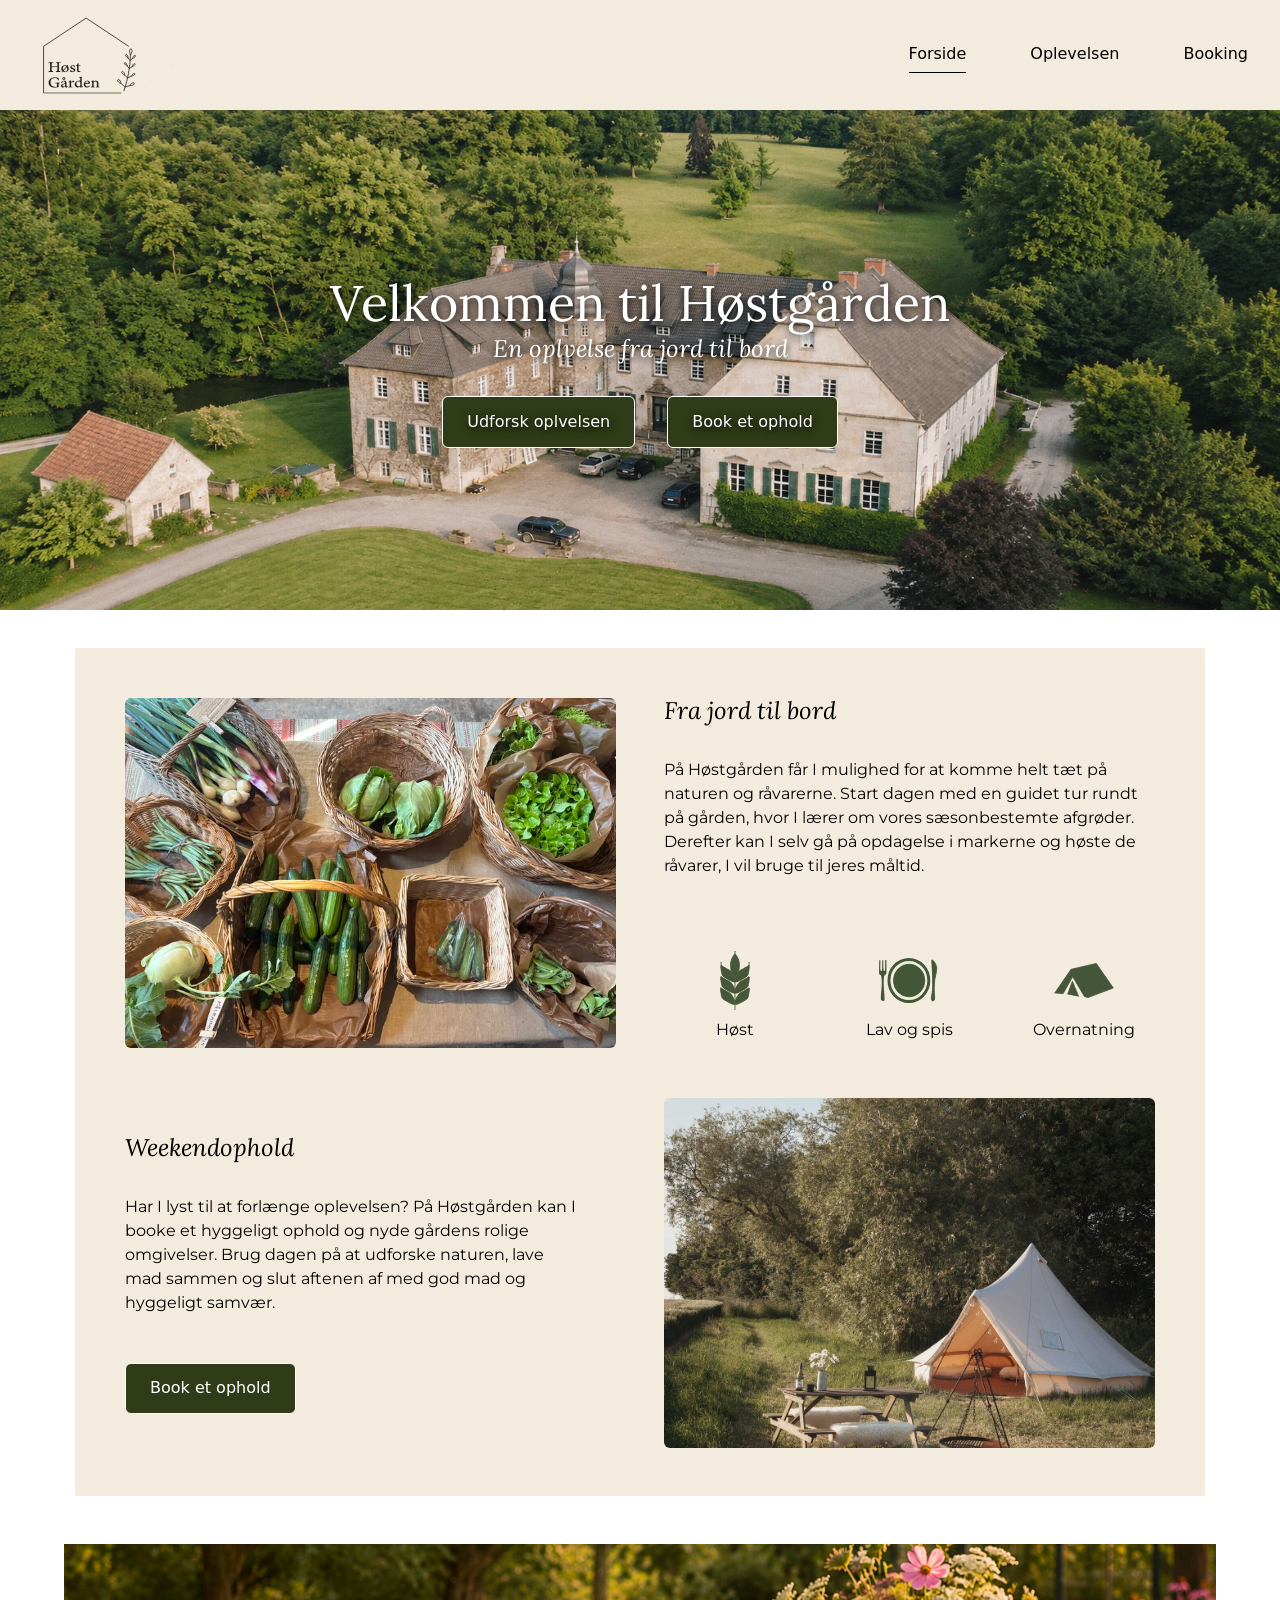
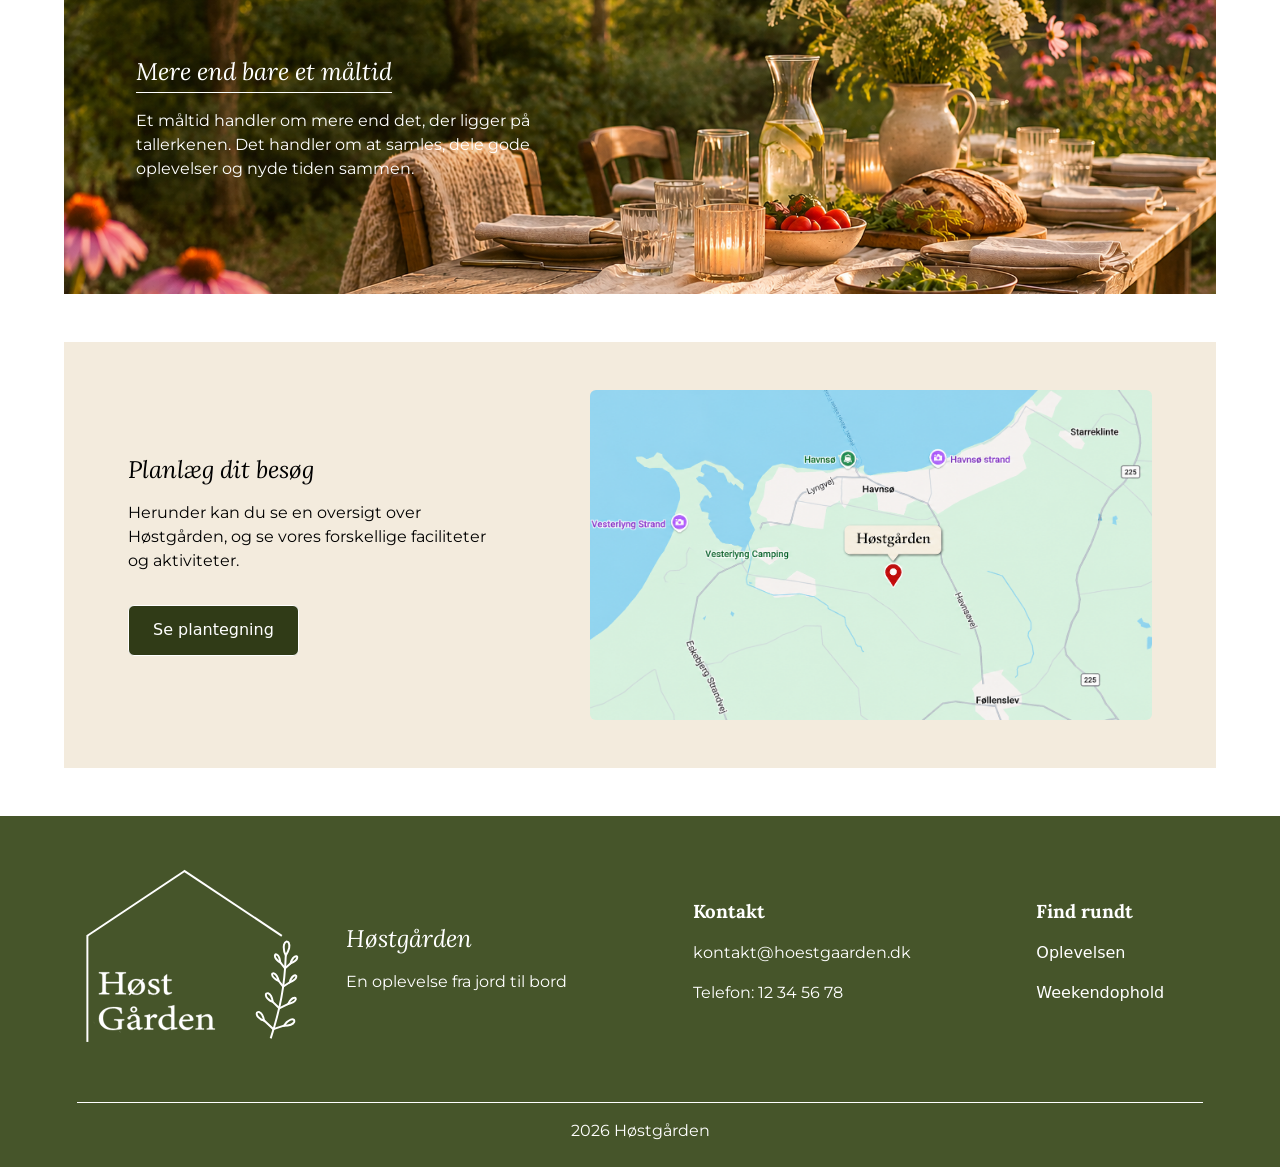
<file: index.html>
<!DOCTYPE html>
<html lang="da">

<head>
  <meta charset="UTF-8">
  <meta name="viewport" content="width=device-width, initial-scale=1.0">
  <title>Høstgården</title>
  <link
    href="https://fonts.googleapis.com/css2?family=Lora:ital,wght@0,400..700;1,400..700&family=Montserrat:ital@0;1&display=swap"
    rel="stylesheet">
  <link rel="stylesheet" href="./starter.css">
  <link rel="stylesheet" href="./style.css">
</head>

<body>
  <header class="site-header">
    <div class="header-content">

      <img src="billeder/header_logo.svg" alt="logo" class="header-logo">
      <nav class="site-nav">
        <ul class="menu">
          <li><a href="./index.html" aria-current="page">Forside</a></li>
          <li><a href="./svg.html">Oplevelsen</a></li>
          <li><a href="./form.html">Booking</a></li>
        </ul>
      </nav>
    </div>
  </header>

  <main>

    <section class="hero">
      <div class="hero-text">

        <h1>Velkommen til Høstgården</h1>
        <h2>En oplvelse fra jord til bord</h2>

        <div class="hero-buttons">
          <a href="./svg.html" class="knap">Udforsk oplvelsen</a>
          <a href="./form.html" class="knap">Book et ophold</a>

        </div>
    </section>

    <section class="sektion_2">

      <img src="billeder/jordtilbord.jpg" alt="Grøntsagskurv">

      <div class="oplevelse-tekst">
        <h2>Fra jord til bord</h2>

        <p>På Høstgården får I mulighed for at komme helt tæt
          på naturen og råvarerne. Start dagen med en guidet
          tur rundt på gården, hvor I lærer om vores
          sæsonbestemte afgrøder. Derefter kan I selv gå på
          opdagelse i markerne og høste de råvarer, I vil
          bruge til jeres måltid.
        </p>

        <div class="aktiviteter">
          <button type="button" class="aktivitet" popovertarget="pop-host">
            <img src="billeder/høst.svg" alt="Høst">
            <p>Høst</p>
          </button>

          <button type="button" class="aktivitet" popovertarget="pop-spis">
            <img src="billeder/spis.svg" alt="Lav og spis">
            <p>Lav og spis</p>
          </button>

          <button type="button" class="aktivitet" popovertarget="pop-sov">
            <img src="billeder/sov.svg" alt="Overnatning">
            <p>Overnatning</p>
          </button>
        </div>

        <div id="pop-host" popover>
          <button type="button" class="luk-popover" popovertarget="pop-host" popovertargetaction="hide">×</button>
          <h2>Høst</h2>
          <p>På Høstgården kan du selv høste friske, sæsonbestemte råvarer direkte fra marken. Oplev glæden ved at komme
            tæt på
            naturen og se, hvor maden kommer fra.</p>
          <img src="billeder/høstpop.jpg" alt="">
        </div>

        <div id="pop-spis" popover>
          <button type="button" class="luk-popover" popovertarget="pop-spis" popovertargetaction="hide">×</button>
          <h2>Lav og spis</h2>
          <p>Her kan I sammen tilberede et lækkert måltid med friske råvarer fra gården. Nyd madlavningen, fællesskabet
            og oplevelsen
            af at skabe et måltid fra bunden.</p>
          <img src="billeder/spisimg.jpg" alt="">
        </div>

        <div id="pop-sov" popover>
          <button type="button" class="luk-popover" popovertarget="pop-sov" popovertargetaction="hide">×</button>
          <h2>Overnatning</h2>
          <p>Nyd en overnatning midt i naturen, hvor I kan slappe af og komme helt ned i gear. Vågn op til frisk luft,
            smukke
            omgivelser og en hyggelig morgen på Høstgården.</p>
          <img src="billeder/sovimg.png" alt="">
        </div>
      </div>

      <div class="weekend-tekst">
        <h2></a>Weekendophold</h2>

        <p>Har I lyst til at forlænge oplevelsen? På Høstgården kan I booke et hyggeligt ophold og nyde gårdens
          rolige
          omgivelser.
          Brug dagen på at udforske naturen, lave mad sammen og slut aftenen af med god mad og hyggeligt samvær.
        </p>

        <a href="./form.html" class="knap">Book et ophold</a>
      </div>

      <img src="billeder/sovpopup.jpg" alt="Hyggeligt ophold på Høstgården">
    </section>

    <section class="måltid">
      <div class="måltid-tekst">
        <h2>Mere end bare et måltid</h2>
        <p>Et måltid handler om mere end det, der ligger på tallerkenen. Det handler om at samles, dele gode
          oplevelser og nyde tiden sammen.</p>
      </div>
    </section>

    <section class="planlæg-besøg">
      <div class="planlæg-tekst">
        <h2>Planlæg dit besøg</h2>
        <p>Herunder kan du se en oversigt over Høstgården,
          og se vores forskellige faciliteter og aktiviteter.
        </p>
        <a href="./svg.html" class="knap">Se plantegning</a>
      </div>

      <a href="https://www.google.com/maps/dir//55.7389593,11.3281828/@55.7441531,11.3322163,14z/data=!4m2!4m1!3e1?entry=ttu&g_ep=EgoyMDI2MTExNy4wIKXMDSoASAFQAw%3D%3D"
        target="_blank"><img src="billeder/maps.jpg" alt="Se Høstgården på Google Maps">
      </a>
    </section>
  </main>

  <footer class="site-footer">
    <div class="footer-content">

      <div class="footer-logo">
        <div class="footer-logo-box">
          <img src="billeder/footer-logo.svg" alt="Høstgården logo">
        </div>

        <div class="footer-brand-text">
          <h2>Høstgården</h2>
          <p>En oplevelse fra jord til bord</p>
        </div>
      </div>

      <div class="footer-kontakt">
        <h3>Kontakt</h3>
        <p>kontakt@hoestgaarden.dk</p>
        <p>Telefon: 12 34 56 78</p>
      </div>

      <div class="footer-links">
        <h3>Find rundt</h3>
        <a href="#oplevelsen">Oplevelsen</a>
        <a href="#ophold">Weekendophold</a>
      </div>

    </div>
    <div class="footer-bottom">
      <p>2026 Høstgården</p>
    </div>

  </footer>
  <script src="./script.js"></script>
</body>

</html>
</file>
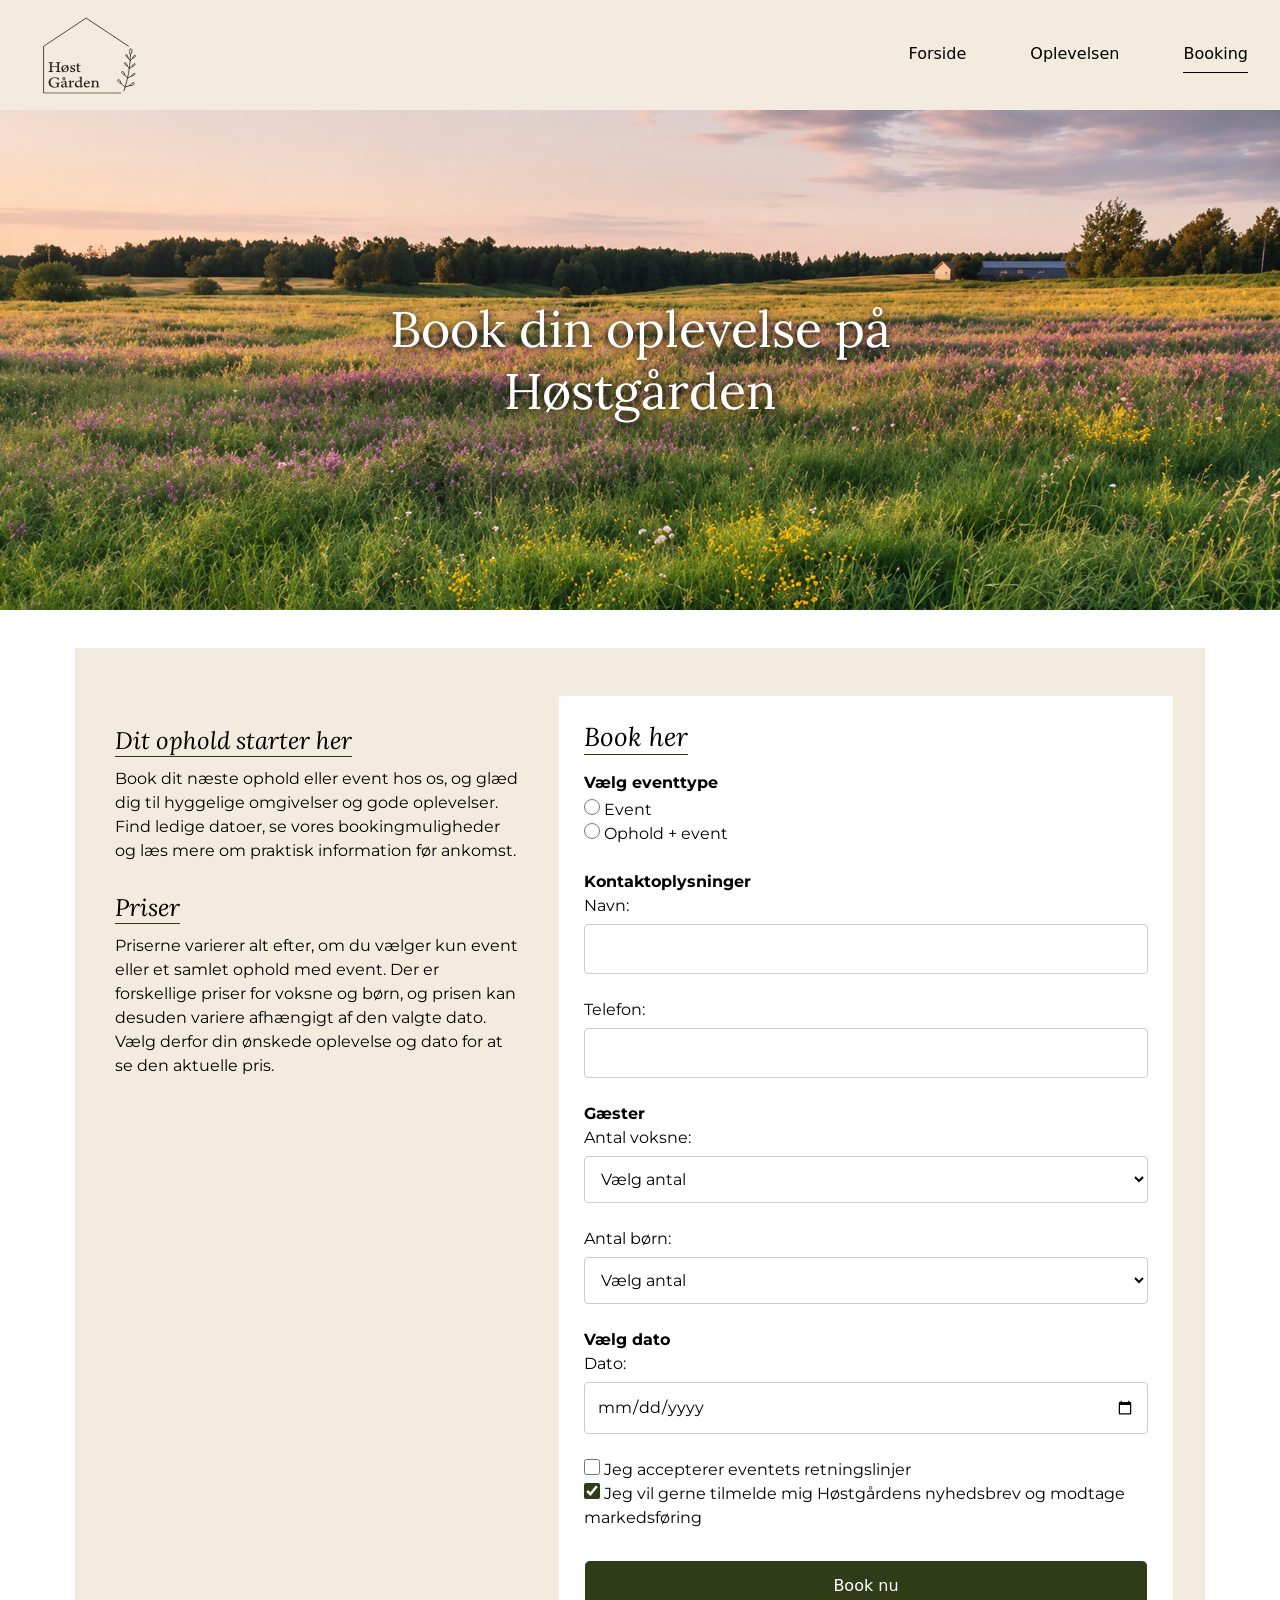
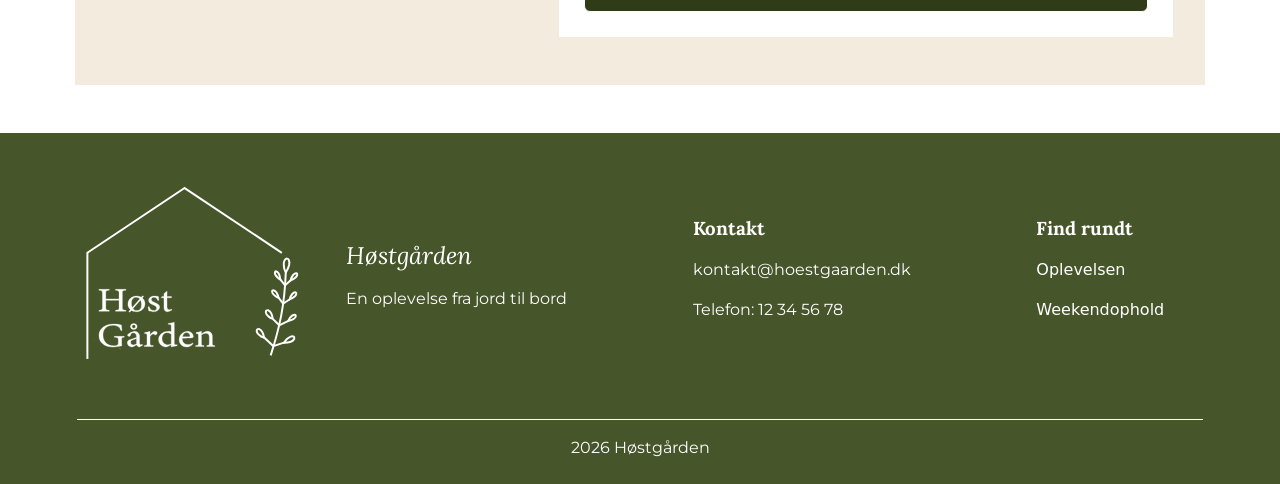
<file: form.html>
<!DOCTYPE html>
<html lang="da">

<head>
  <meta charset="UTF-8">
  <meta name="viewport" content="width=device-width, initial-scale=1.0">
  <title>Book nu</title>
  <link
    href="https://fonts.googleapis.com/css2?family=Lora:ital,wght@0,400..700;1,400..700&family=Montserrat:ital@0;1&display=swap"
    rel="stylesheet">
  <link rel="stylesheet" href="./starter.css">
  <link rel="stylesheet" href="./style.css">
</head>

<body>
  <header class="site-header">
    <div class="header-content">
      <img src="billeder/header_logo.svg" alt="logo" class="header-logo">
      <nav class="site-nav">
        <ul class="menu">
          <li><a href="./index.html">Forside</a></li>
          <li><a href="./svg.html">Oplevelsen</a></li>
          <li><a href="./" aria-current="page">Booking</a></li>
        </ul>
      </nav>
    </div>
  </header>


  <main>
    <section class="hero-forms">
      <h1>Book din oplevelse på Høstgården</h1>
    </section>

    <section class="hele-main-forms">
      <div class="tekst-paa-forms">
        <h2>Dit ophold starter her</h2>
        <p>Book dit næste ophold eller event hos os, og glæd dig til hyggelige omgivelser og gode oplevelser. Find
          ledige
          datoer, se vores bookingmuligheder og læs mere om praktisk information før ankomst.</p>
        <h2>Priser </h2>
        <p>Priserne varierer alt efter, om du vælger kun event eller et samlet ophold med event. Der er forskellige
          priser for voksne og børn, og prisen kan desuden variere afhængigt af den valgte dato.</p>
        <p> Vælg derfor din ønskede oplevelse og dato for at se den aktuelle pris.
        </p>
      </div>
      <div class="formularen">
        <h2>Book her</h2>
        <form action="./opsamling.html" method="get">
          <fieldset>
            <div class="formselement">
              <p><strong>
                  <legend>Vælg eventtype </legend>
                </strong></p>
              <label for="eventophold-1">
                <input type="radio" id="eventophold-1" name="eventophold" value="Event">
                Event
              </label>
              <label for="eventophold-2">
                <input type="radio" id="eventophold-2" name="eventophold" value="Ophold + event">
                Ophold + event
              </label>
            </div>
          </fieldset>
          <p><strong>Kontaktoplysninger</strong></p>
          <div class="formselement">
            <label for="navn">Navn:</label>
            <input type="text" id="navn" name="navn">
          </div>
          <div class="formselement">
            <label for="telefonnummer">Telefon:</label>
            <input type="tel" id="telefonnummer" name="telefonnummer">
          </div>
          <p><strong>Gæster</strong></p>
          <div class="formselement">
            <label for="antalvoksne">Antal voksne:</label>
            <select id="antalvoksne" name="antalvoksne">
              <option value="">Vælg antal</option>
              <option value="1">1</option>
              <option value="2">2</option>
              <option value="3">3</option>
              <option value="4">4</option>
              <option value="5">5</option>
              <option value="6">6</option>
            </select>
          </div>
          <div class="formselement">
            <label for="antalboern">Antal børn:</label>
            <select id="antalboern" name="antalboern">
              <option value="">Vælg antal</option>
              <option value="0">0</option>
              <option value="1">1</option>
              <option value="2">2</option>
              <option value="3">3</option>
              <option value="4">4</option>
              <option value="5">5</option>
              <option value="6">6</option>
            </select>
          </div>
          <p><strong>Vælg dato</strong></p>
          <div class="formselement">
            <label for="dato">Dato:</label>
            <input type="date" id="dato" name="dato">
          </div>
          <label for="retningslinjer">
            <input type="checkbox" id="retningslinjer" name="retningslinjer" value="accepteret">
            Jeg accepterer eventets retningslinjer
          </label>
          <label for="reklame">
            <input type="checkbox" id="reklame" name="reklame" value="reklameja" checked>
            Jeg vil gerne tilmelde mig Høstgårdens nyhedsbrev og modtage markedsføring
          </label>
          <div class="book-forms">
            <button class="knap" type="submit">Book nu</button>
          </div>
        </form>
      </div>
    </section>
  </main>

  <footer class="site-footer">
    <div class="footer-content">

      <div class="footer-logo">
        <div class="footer-logo-box">
          <img src="billeder/footer-logo.svg" alt="Høstgården logo">
        </div>

        <div class="footer-brand-text">
          <h2>Høstgården</h2>
          <p>En oplevelse fra jord til bord</p>
        </div>
      </div>

      <div class="footer-kontakt">
        <h3>Kontakt</h3>
        <p>kontakt@hoestgaarden.dk</p>
        <p>Telefon: 12 34 56 78</p>
      </div>

      <div class="footer-links">
        <h3>Find rundt</h3>
        <a href="./svg.html">Oplevelsen</a>
        <a href="./index.html">Weekendophold</a>
      </div>

    </div>
    <div class="footer-bottom">
      <p>2026 Høstgården</p>
    </div>

  </footer>
  <script src="./script.js"></script>
</body>

</html>
</file>
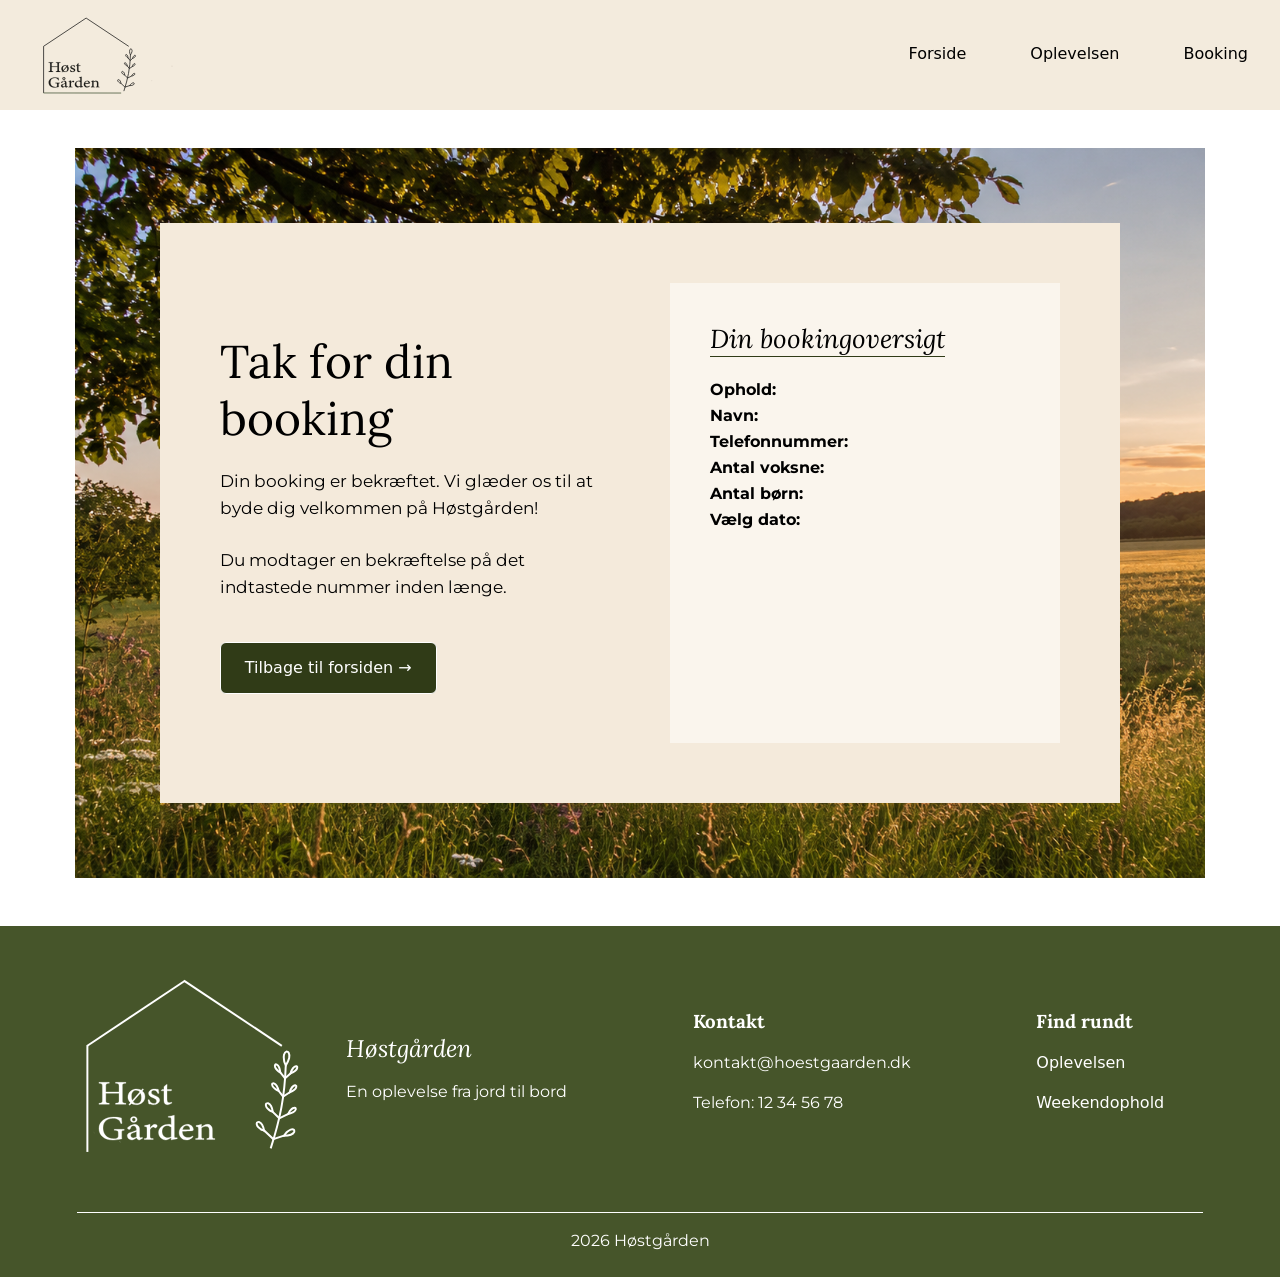
<file: opsamling.html>
<!DOCTYPE html>
<html lang="da">

<head>
  <meta charset="UTF-8">
  <meta name="viewport" content="width=device-width, initial-scale=1.0">
  <title>Høstgården</title>
  <link
    href="https://fonts.googleapis.com/css2?family=Lora:ital,wght@0,400..700;1,400..700&family=Montserrat:ital@0;1&display=swap"
    rel="stylesheet">
  <link rel="stylesheet" href="./starter.css">
  <link rel="stylesheet" href="./style.css">
</head>

<!-- HEADER OG NAVIGATION -->

<body>
  <header class="site-header">
    <div class="header-content">

      <!-- LOGO -->
      <img src="billeder/header_logo.svg" alt="logo" class="header-logo">

      <!-- MENU -->
      <nav class="site-nav">
        <ul class="menu">
          <li><a href="./index.html">Forside</a></li>
          <li><a href="./svg.html">Oplevelsen</a></li>
          <li><a href="./form.html">Booking</a></li>
        </ul>
      </nav>
    </div>
  </header>

  <main>

    <section class="booking">
      <!-- BEKRÆFTELSESKORT -->
      <div class="bekræftelses-kort">

        <!-- VENSTRE SIDE - BOOKINGBEKRÆFTELSE -->

        <section class="data">
          <div class="opsamling-intro">
            <h1>Tak for din booking</h1>
            <p> Din booking er bekræftet. Vi glæder os til at byde dig velkommen på Høstgården!</p>

            <p>
              Du modtager en bekræftelse på det indtastede nummer
              inden længe.
            </p>

            <!-- TILBAGE-KNAP -->
            <a class="knap" href="./index.html">
              Tilbage til forsiden →
            </a>
          </div>

          <!-- HØJRE SIDE - BOOKINGOVERSIGT -->
          <div class="booking-oversigt">

            <h2>Din bookingoversigt</h2>

            <p> <strong>Ophold:</strong></p>
            <p><span id="eventophold"></span></p>

            <p><strong>Navn:</strong></p>
            <p><span id="navn"></span></p>

            <p><strong>Telefonnummer:</strong></p>
            <p><span id="telefonnummer"></span></p>

            <p><strong>Antal voksne:</strong></p>
            <p><span id="antalvoksne"></span></p>

            <p><strong>Antal børn:</strong></p>
            <p><span id="antalboern"></span></p>

            <p><strong>Vælg dato:</strong></p>
            <p><span id="dato"></span></p>

          </div>

        </section>
      </div>

    </section>

  </main>

  <footer class="site-footer">
    <div class="footer-content">



      <!-- FOOTER LOGO OG BRANDTEKST -->
      <div class="footer-logo">
        <div class="footer-logo-box">
          <img src="billeder/footer-logo.svg" alt="Høstgården logo">
        </div>

        <div class="footer-brand-text">
          <h2>Høstgården</h2>
          <p>En oplevelse fra jord til bord</p>
        </div>
      </div>



      <!-- KONTAKTOPLYSNINGER -->
      <div class="footer-kontakt">
        <h3>Kontakt</h3>
        <p>kontakt@hoestgaarden.dk</p>
        <p>Telefon: 12 34 56 78</p>
      </div>



      <!-- FOOTER LINKS -->
      <div class="footer-links">
        <h3>Find rundt</h3>
        <a href="#oplevelsen">Oplevelsen</a>
        <a href="#ophold">Weekendophold</a>
      </div>

    </div>



    <!-- FOOTER BUND -->
    <div class="footer-bottom">
      <p>2026 Høstgården</p>
    </div>

  </footer>


  <!-- JAVASCRIPT -->
  <script src="./script.js"></script>
</body>

</html>
</file>
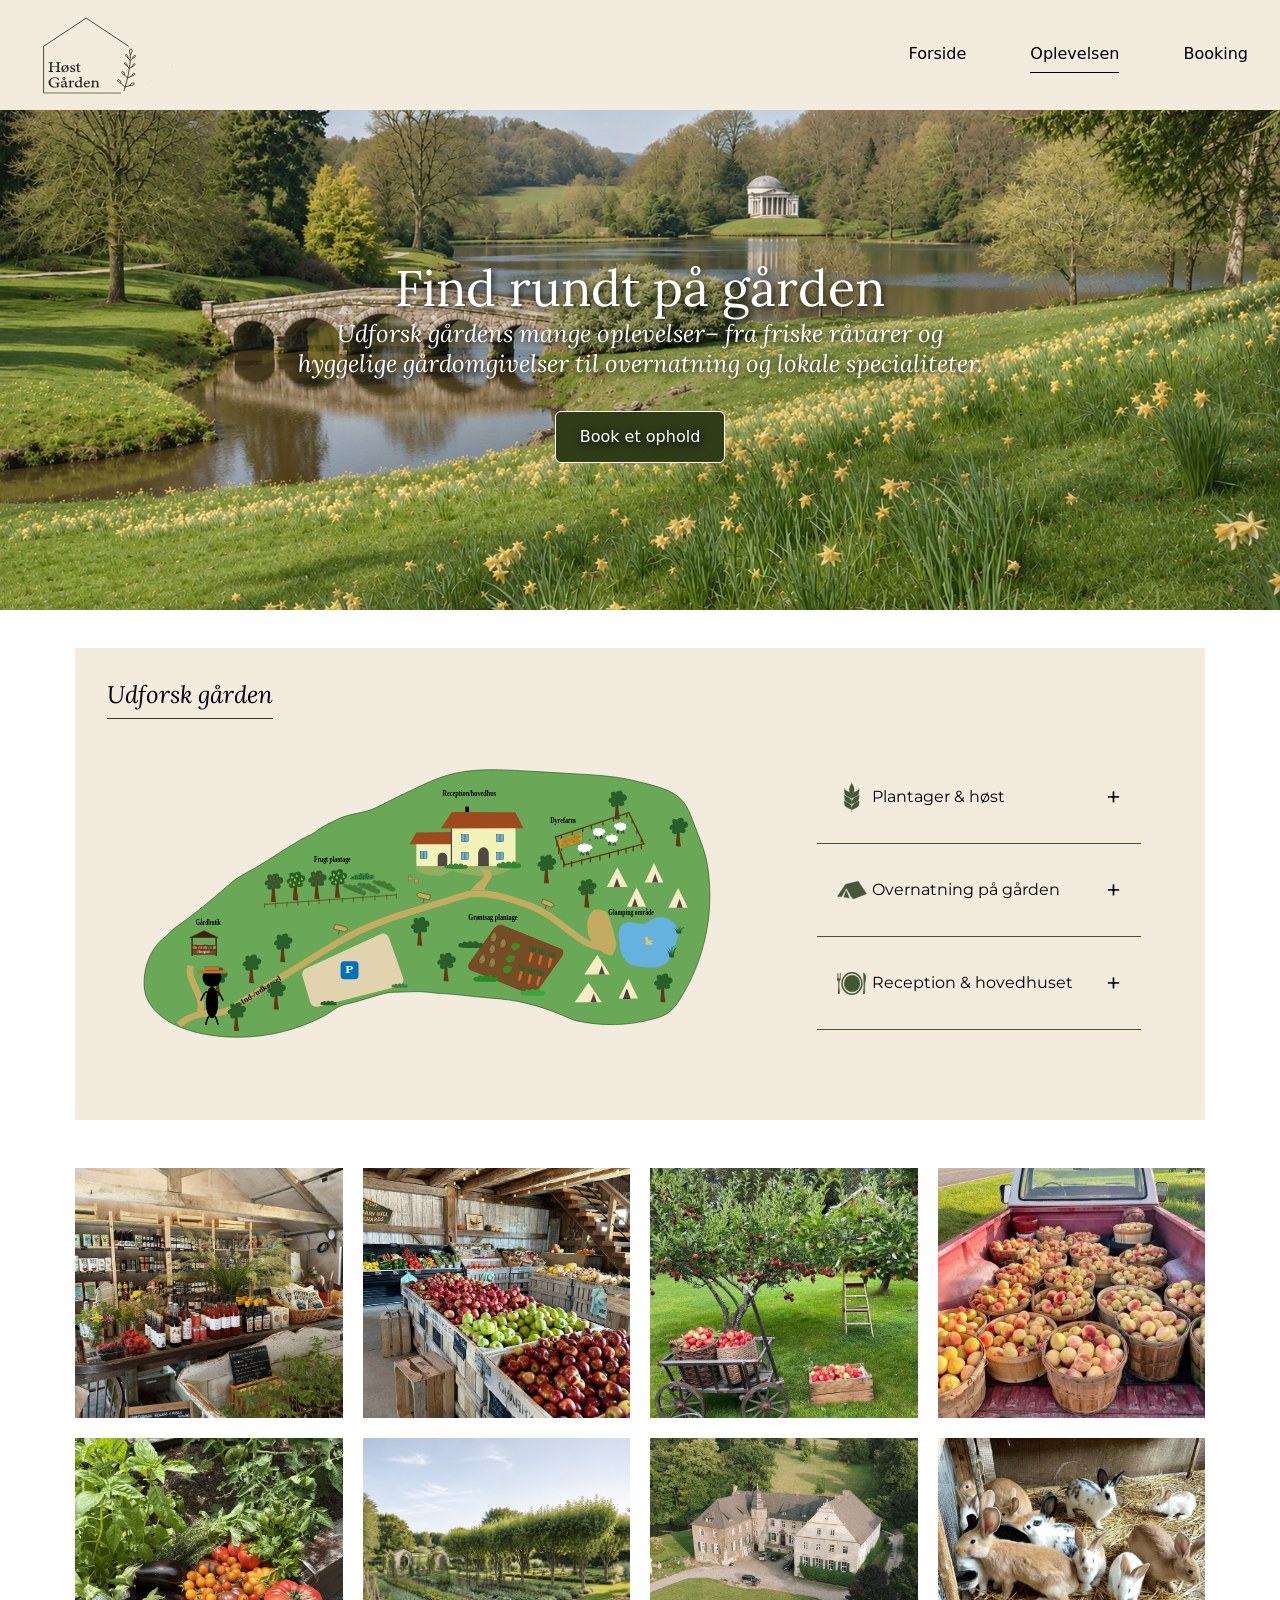
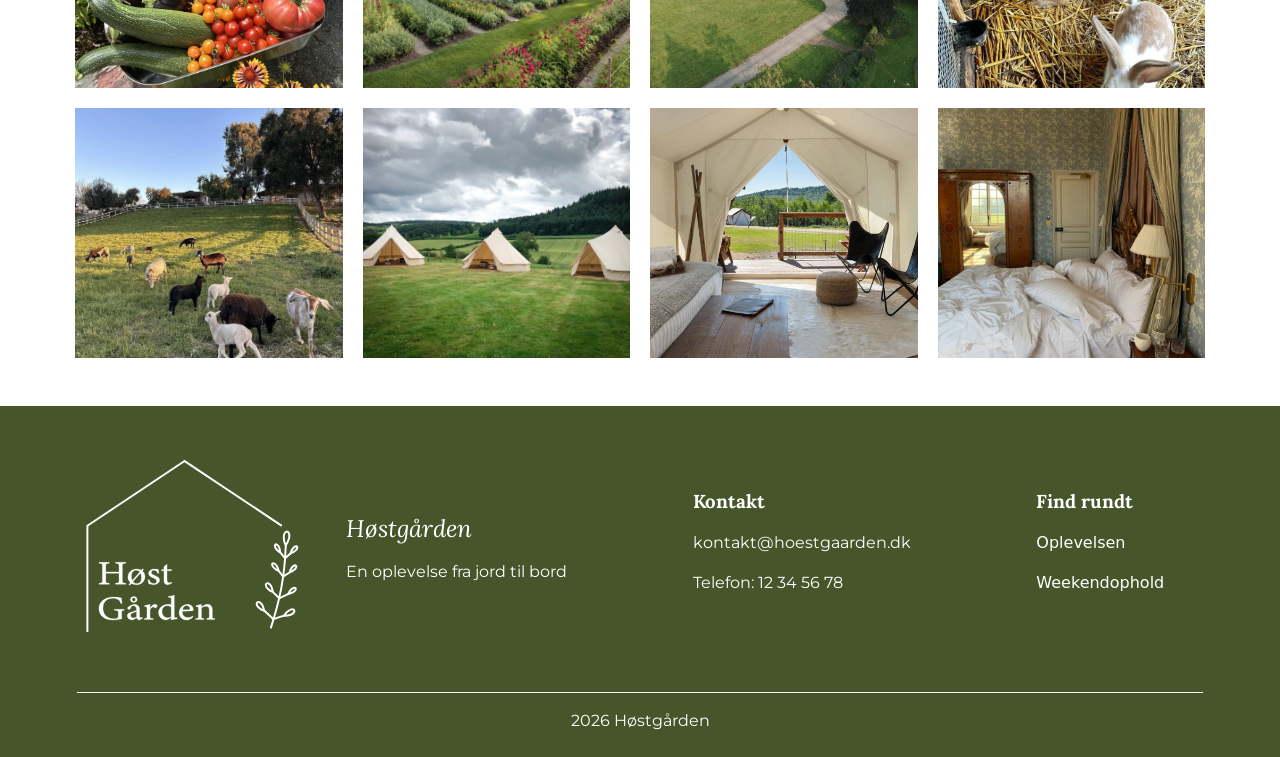
<file: svg.html>
<!doctype html>
<html lang="en">

<head>
  <meta charset="UTF-8">
  <meta name="viewport" content="width=device-width, initial-scale=1.0">
  <title>Find rundt </title>
  <link
    href="https://fonts.googleapis.com/css2?family=Lora:ital,wght@0,400..700;1,400..700&family=Montserrat:ital@0;1&display=swap"
    rel="stylesheet">
  <link rel="stylesheet" href="./starter.css">
  <link rel="stylesheet" href="./style.css">
</head>

<body>
  <header class="site-header">
    <div class="header-content">

      <img src="billeder/header_logo.svg" alt="logo" class="header-logo">
      <nav class="site-nav">
        <ul class="menu">
          <li><a href="./index.html">Forside</a></li>
          <li><a href="./" aria-current="page">Oplevelsen</a></li>
          <li><a href="./form.html">Booking</a></li>
        </ul>
      </nav>
    </div>
  </header>
  <main>
    <section class="svg-hero">
      <div class="herotekst-svg">
        <h1>Find rundt på gården</h1>
        <h2>Udforsk gårdens mange oplevelser– fra friske råvarer og hyggelige gårdomgivelser til overnatning og lokale
          specialiteter.</h2>
        <div class="hero-buttons">
          <a href="./form.html" class="knap">Book et ophold</a>
        </div>
      </div>
    </section>


    <section class="sektion_svg2">
      <h2>Udforsk gården</h2>
      <div class="kort">
        <img src="billeder/kort.svg" alt="svg af høstgarden" />
        <img class="kort-figur" src="billeder/figur.svg" alt="figur">
      </div>

      <div class="interaktiv">

        <details name="overskrifter" data-x="40" data-y="45">
          <summary>
            <img class="dropdown-ikon" src="billeder/høst.svg" alt="">
            Plantager & høst
          </summary>
          <div class="dropdown-indhold">
            <p>Udforsk vores plantager hvor du kan gå på opdagelse land sæsonens frugter og grøntsager, samt høste
              friske råvarer.</p>
          </div>
        </details>

        <details name="overskrifter" data-x="90" data-y="50">
          <summary>
            <img class="dropdown-ikon" src="billeder/sov.svg" alt="">
            Overnatning på gården
          </summary>
          <div class="dropdown-indhold">
            <p>Forlæng oplevelsen med en hyggelig overnatning på et af vores værelser eller glampingområdet. Vågn op til
              rolige omgivelser og
              nyd en lækker morgenmad med lokale råvarer.</p>
          </div>
        </details>

        <details name="overskrifter" data-x="59" data-y="34">
          <summary>
            <img class="dropdown-ikon" src="billeder/spis.svg" alt="">
            Reception & hovedhuset
          </summary>
          <div class="dropdown-indhold">
            <p>I hovedhuset finder du receptionen, hvor du kan få hjælp og information. Her samles vi også i køkkenet
              for at tilberede aftenens måltider sammen. Det er også i hovedhuset, at værelserne ligger, hvis du ikke
              har booket glamping.</p>
          </div>
        </details>

      </div>
    </section>

    <section class="sektion_svg3">
      <div class="galleribilleder">
        <img src="billeder/galleri1.jpg" alt="">
        <img src="billeder/galleri2.jpg" alt="">
        <img src="billeder/galleri3.jpg" alt="">
        <img src="billeder/galleri4.jpg" alt="">
        <img src="billeder/galleri5.jpg" alt="">
        <img src="billeder/galleri6.png" alt="">
        <img src="billeder/galleri7.jpg" alt="">
        <img src="billeder/galleri8.jpg" alt="">
        <img src="billeder/galleri9.jpg" alt="">
        <img src="billeder/galleri10.jpg" alt="">
        <img src="billeder/galleri11.jpg" alt="">
        <img src="billeder/galleri12.jpg" alt="">
      </div>

    </section>
  </main>

  <footer class="site-footer">
    <div class="footer-content">

      <div class="footer-logo">
        <div class="footer-logo-box">
          <img src="billeder/footer-logo.svg" alt="Høstgården logo">
        </div>

        <div class="footer-brand-text">
          <h2>Høstgården</h2>
          <p>En oplevelse fra jord til bord</p>
        </div>
      </div>

      <div class="footer-kontakt">
        <h3>Kontakt</h3>
        <p>kontakt@hoestgaarden.dk</p>
        <p>Telefon: 12 34 56 78</p>
      </div>

      <div class="footer-links">
        <h3>Find rundt</h3>
        <a href="#oplevelsen">Oplevelsen</a>
        <a href="#ophold">Weekendophold</a>
      </div>

    </div>
    <div class="footer-bottom">
      <p>2026 Høstgården</p>
    </div>

  </footer>
  <script src="./script.js"></script>
</body>

</html>
</file>
<file: starter.css>
*,
::before,
::after {
  box-sizing: border-box;
  margin: 0;
  padding: 0;
}

html {
  interpolate-size: allow-keywords;
  font-family: system-ui, sans-serif;
  line-height: 1.5;
  -webkit-font-smoothing: antialiased;
}

h1,
h2 {
  line-height: 1.25;
}

p,
li {
  text-wrap: pretty;
}

img,
svg {
  display: block;
  width: 100%;
  height: auto;
}

label {
  display: block;
}

input,
button,
textarea,
select {
  font: inherit;
  color: inherit;
  background-color: transparent;
  font-size: max(1em, 16px);
  padding: 0;
  margin: 0;
}

input:where([type="checkbox"], [type="radio"]) {
  width: 1em;
  height: 1em;
}

textarea {
  resize: none;
  min-height: 4lh;
}

legend {
  padding: 0;
}

select,
::picker(select) {
  appearance: base-select;
}

[popover] {
  margin: revert;
}

dialog {
  overscroll-behavior: none;
}

&::backdrop {
  overflow: hidden;
  overscroll-behavior: contain;
}

.visually-hidden {
  position: absolute;
  width: 1px;
  height: 1px;
  overflow: hidden;
  white-space: nowrap;
  clip-path: inset(100%);
}
</file>
<file: style.css>
/* TYPOGRAFI */
.lora {
  font-family: "Lora", serif;
  font-optical-sizing: auto;
  font-weight: 400;
  font-style: normal;
}

.mont-typo {
  font-family: "Montserrat", sans-serif;
  font-optical-sizing: auto;
  font-weight: 400;
  font-style: normal;
}

p,
label,
select,
.formselement {
  font-family: "Montserrat", sans-serif;
}

h1,
h2,
h3 {
  font-family: "Lora", serif;
}
h2 {
  font-style: italic;
  font-weight: normal;
}

h1 {
  font-size: 50px;
  font-weight: normal;
}
/* VARIABLER */
html {
  /* Høstgårdens farver */
  --color-beige: #f3ebdd;
  --color-darkgreen: #303b17;
  --color-hovergreen: #46552a;

  /* Afstande */
  --space-05: 0.5rem;
  --space-1: 1rem;
  --space-2: 2rem;
  --space-3: 3rem;

  background: var(--color-page);
  color: var(--color-text);
}

/* GLOBAL LAYOUT */
body {
  margin: 0;
  min-height: 100svh;
  display: grid;
  grid-template-rows: auto 1fr auto;
  grid-template-columns: minmax(1rem, 1fr) minmax(0, 75rem) minmax(1rem, 1fr);
}

main {
  display: grid;
  grid-template-columns: inherit;
  grid-column: 1 / -1;
  align-content: start;
}

main > * {
  grid-column: 2;
  padding-block: var(--space-3);
}
main > section {
  grid-column: 1 / -1;
}

/* HERO-SEKTION */
.hero {
  background-image: url(billeder/herobilledeforsøg.png);
  background-size: cover;
  background-position: center;
  min-height: 500px;
  grid-column: 1 / -1;
  display: grid;
  place-items: center;
  margin-bottom: 3%;
  position: relative;
}

.hero-text {
  color: white;
  max-width: 750px;
  width: 100%;
  display: grid;
  text-align: center;

  background: rgba(0, 0, 0, 0.05);
  padding: 1.5rem;
  border-radius: 8px;
  text-shadow: 0.5px 2px 8px black;
}

.hero-buttons {
  display: flex;
  justify-content: center;
  gap: 2rem;
  margin-top: 1rem;
}

.hero-buttons a:hover {
  background-color: #46552a;
}

/* SEKTION 2: FRA JORD TIL BORD, WEEKEND OPHOLD INKL. BILLEDER */
.sektion_2 {
  display: grid;
  grid-template-columns: 1fr 1fr;
  align-items: center;
  gap: 3rem;
  text-align: left;
  margin-left: 75px;
  margin-right: 75px;
  padding-left: 50px;
  padding-right: 50px;
  background-color: var(--color-beige);
}

.sektion_2 img {
  width: 100%;
  height: 350px;
  object-fit: cover;
  border-radius: 6px;
}

.oplevelse-tekst,
.weekend-tekst {
  display: grid;
  gap: 2rem;
  justify-items: start;
  align-content: center;
}

/* "AKTIVITETER" / POP-OVERS */

.aktiviteter {
  display: grid;
  grid-template-columns: repeat(3, 1fr);
  justify-items: center;
  align-items: center;
  gap: 2rem;
  width: 100%;
  margin-top: 2rem;
}

.aktivitet {
  display: flex;
  flex-direction: column;
  align-items: center;
  justify-content: center;
  gap: 0.5rem;
  border: none;
  background: transparent;
  padding: 0.5rem;
  cursor: pointer;
  font: inherit;
  color: inherit;
  width: 100%;

  transition: transform 0.2s ease;
}

.aktivitet:hover {
  border-bottom-color: var(--color-hovergreen);
  border-bottom: solid 1px;
  width: fit-content;
  transform: translateY(-3px);
}

.aktivitet img {
  width: 60px;
  height: 60px;
  object-fit: contain;
  display: block;
}

[popover] {
  margin: auto;
  padding: 2rem;
  background-color: white;
  border: solid 2px var(--color-hovergreen);
  border-radius: 6px;
  color: black;
  width: 400px;
  height: fit-content;
  box-shadow: 0 4px 20px #0003;

  animation: popover-ind 0.3s ease-out;
}

/* FORSIDE - ANIMATION NÅR POPOVER ÅBNES */
@keyframes popover-ind {
  from {
    opacity: 0;
    transform: translateY(15px);
  }

  to {
    opacity: 1;
    transform: translateY(0);
  }
}

.luk-popover {
  position: absolute;
  top: 0rem;
  right: 1rem;
  background: transparent;
  border: none;
  color: black;
  font-size: 2rem;
  cursor: pointer;
}

[popover] img {
  display: block;
  width: 100%;
  height: 200px;
  object-fit: cover;
  margin-top: 2rem;
}

[popover] h2 {
  margin-bottom: 1rem;
}

/* PLACERING AF POPOVERSNE */
button[popovertarget="pop-host"] {
  anchor-name: --host;
}

#pop-host {
  position: fixed;
  position-anchor: --host;
  position-area: top;
}

button[popovertarget="pop-spis"] {
  anchor-name: --spis;
}

#pop-spis {
  position: fixed;
  position-anchor: --spis;
  position-area: top;
}

button[popovertarget="pop-sov"] {
  anchor-name: --sov;
}

#pop-sov {
  position: fixed;
  position-anchor: --sov;
  position-area: top;
}

/* SEKTION 3*/
/* SEKTION 3: MERE END BARE ET MÅLTID */
.måltid {
  background-image: url("billeder/langbord.png");
  background-size: cover;
  background-position: center;
  min-height: 350px;
  width: 90%;
  margin: 3rem auto;
  display: flex;
  align-items: center;
  justify-content: flex-start;
  color: white;
}

.måltid h2 {
  max-width: 500px;
}

.måltid-tekst {
  text-align: left;
  max-width: 500px;
  margin-left: 3rem;
  background: rgba(0, 0, 0, 0.05);
  padding: 1.5rem;
  border-radius: 8px;
}

.måltid-tekst h2 {
  border-bottom: 1px solid white;
  width: fit-content;
  margin-bottom: 1rem;
  padding-bottom: 0.3rem;
}

/* SEKTION 4: PLANLÆG DIT BESØG INKL. MAPS  */

.planlæg-besøg {
  display: grid;
  grid-template-columns: 1fr 1.5fr;
  gap: 5.5rem;
  align-items: center;
  padding: 3rem 5%;
  background-color: var(--color-beige);
  min-width: 0;
  box-sizing: border-box;
  margin-bottom: 3rem;
  margin-left: 5%;
  margin-right: 5%;
}

.planlæg-besøg img {
  width: 100%;
  height: 330px;
  object-fit: cover;
  border-radius: 6px;
}

.planlæg-tekst {
  display: grid;
  gap: 1rem;
  justify-items: start;
  text-align: left;
  align-content: center;
}

/* SVG-SIDE */

/* SVG - Generelt sidelayout */
.svg-page {
  display: grid;
}

/* SVG - Sektion 1: Hero */
.svg-hero {
  background-image: url(billeder/herosvg.png);
  background-size: cover;
  background-position: center;
  min-height: 500px;
  grid-column: 1 / -1;
  display: grid;
  place-items: center;
  margin-bottom: 3%;
  position: relative;
}

/* SVG - Sektion 1: Hero tekst */
.herotekst-svg {
  color: white;
  width: 100%;
  max-width: 750px;
  display: grid;
  text-align: center;

  background: rgba(0, 0, 0, 0.05);
  padding: 1.5rem;
  border-radius: 8px;
  text-shadow: 0.5px 2px 8px black;
}

/* SVG - Generelt layout */
.svg-layout {
  display: grid;
  gap: var(--space-2);
  align-items: start;
  @media (width > 800px) {
    grid-template-columns: 1fr min(40%, 36ch);
  }
}

/* SVG - Sektion 2: Layout og baggrund */
.sektion_svg2 {
  display: grid;
  grid-template-columns: 1.5fr 1fr;
  align-items: start;
  column-gap: 6rem;
  text-align: left;

  margin-left: 75px;
  margin-right: 75px;

  padding: 2rem;

  background-color: var(--color-beige);
}

/* SVG - Sektion 2: Overskrift "Udforsk gården" */
.sektion_svg2 > h2 {
  grid-column: 1 / -1;
  margin-bottom: 0;
  width: fit-content;
  padding-bottom: 0.5rem;
  border-bottom: 1px solid var(--color-darkgreen);
}

/* SVG - Sektion 2: Gårdkortets placering */
.kort {
  position: relative;
}

/* SVG - Sektion 2: Gårdkortets størrelse */
.kort img:not(.kort-figur) {
  width: 110%;
  max-width: 850px;
  height: auto;
  display: block;
}

/* SVG - Sektion 2: Figurens størrelse, startposition og bevægelse */
.kort-figur {
  position: absolute;
  width: 150px;
  height: auto;
  left: 18%;
  top: 75%;
  transform: translate(-50%, -50%);
  z-index: 10;
  transition:
    left 1s ease,
    top 1s ease;
}

/* SVG - Dropdown-menuernes placering */
.interaktiv {
  width: 100%;
  max-width: 850px;
  justify-self: center;
  background-color: var(--color-beige);
  padding: 2rem;
  box-sizing: border-box;
}

/* SVG - Dropdown-ikoner */
.interaktiv .dropdown-ikon {
  width: 30px;
  height: 30px;
  object-fit: contain;
}

/* SVG - Dropdown-menuernes udseende */
.interaktiv details {
  border-bottom: 1px solid var(--color-hovergreen);
  padding: 20px;
  margin-bottom: 0px;
  line-height: 2;
  position: relative;
}

/* SVG - Dropdown-overskrifter */
.interaktiv summary {
  font-family: "Montserrat", sans-serif;
  font-size: 16px;
  cursor: pointer;
  list-style: none;
  display: grid;
  grid-template-columns: 35px 1fr auto;
  align-items: center;
}

/* SVG - Plus-ikon */
.interaktiv summary::after {
  content: "+";
  font-size: 26px;
}

/* SVG - Minus-ikon ved åben dropdown */
.interaktiv details[open] summary::after {
  content: "−";
}

/* SVG - Hover-effekt på dropdown */
.interaktiv details:hover {
  background-color: #e8dfcf;
  transition: background-color 0.3s ease;
}

/* SVG - Sektion 3: Galleriets placering */
.sektion_svg3 {
  margin-left: 75px;
  margin-right: 75px;
}

/* SVG - Sektion 3: Galleriets layout */
.galleribilleder {
  display: grid;
  grid-template-columns: 1fr 1fr 1fr 1fr;
  gap: 20px;
}

/* SVG - Sektion 3: Billedernes størrelse */
.galleribilleder img {
  width: 100%;
  height: 250px;
  object-fit: cover;
  transition: transform 0.3s ease;
}

.galleribilleder img:hover {
  transform: translateY(-6px);
}

/* FORM-SIDE */
/*FORMS - hero*/
.hero-forms {
  background-image: url(billeder/eng.png);
  background-size: cover;
  background-position: center;
  min-height: 500px;
  grid-column: 1 / -1;
  display: grid;
  place-items: center;
  margin-bottom: 3%;
  position: relative;
}

.hero-forms h1 {
  color: white;
  max-width: 750px;
  width: 100%;
  text-align: center;
  background: rgba(0, 0, 0, 0.05);
  padding: 1.5rem;
  border-radius: 8px;
  text-shadow: 0.5px 2px 8px black;
}

/*FORMS - MAIN PÅ FORMS*/
.hele-main-forms {
  display: grid;
  grid-template-columns: 1.5fr 2fr;
  margin-left: 75px;
  margin-right: 75px;
  background-color: var(--color-beige);
  margin-bottom: 3rem;
}
/*FORMS - formularen*/
.formularen {
  padding: 25px;
  background-color: white;
  width: 95%;
}
fieldset {
  border: none;
}

/*FORMS - formularen -> margin på tekst og felter under "book her"*/
.formularen h2 {
  font-size: 26px;
  margin-bottom: 1rem;
  border-bottom: 1px solid var(--color-darkgreen);
  width: fit-content;
}

.formularen h3,
.formularen legend {
  margin-bottom: 0.2rem;
}

.formselement {
  margin-bottom: 1.5rem;
}
/*FORMS - knappen "book nu"*/
.book-forms button {
  margin-top: 30px;
  width: 100%;
}

/*FORMS - teksten på formular main delen - venstre side*/
.tekst-paa-forms {
  padding-left: 40px;
  padding-right: 40px;
  text-align: left;
}
.tekst-paa-forms h2 {
  margin-bottom: 10px;
  margin-top: 30px;
  border-bottom: 1px solid var(--color-darkgreen);
  width: fit-content;
}
.tekst-paa-forms h3 {
  margin-top: 50px;
}

/*FORMS - radio og checkbox*/
input[type="checkbox"],
input[type="radio"] {
  accent-color: var(--color-darkgreen);
}

input:not([type="radio"]):not([type="checkbox"]),
select {
  width: 100%;
  padding: 12px;
  border: 1px solid #ccc;
  border-radius: 4px;
  box-sizing: border-box;
  margin-top: 6px;
}

/* OPSAMLING-SIDE */

/* OPSAMLING-SIDE - HELE SEKTION, INKL. BILLEDE BAGVED OG ALT INDHOLD*/
.booking {
  background-image: url(billeder/baggrundsbillede.png);
  background-size: cover;
  background-position: center;
  min-height: 730px;
  height: auto;
  padding: 40px 0;
  display: grid;
  place-items: center;
  position: relative;
  box-sizing: border-box;
  margin-bottom: 3rem;
  margin-left: 75px;
  margin-right: 75px;
  margin-top: 3%;
}

/* OPSAMLING - DEN STORE CREMEFARVEDE BOKS */
.bekræftelses-kort {
  width: 85%;
  max-width: 1400px;
  min-height: 580px;
  margin: 0 auto;
  padding: 60px;
  background-color: #f4eadb;
  box-sizing: border-box;

  display: grid;
  align-items: stretch;
}

/* OPSAMLING - DE TO KLOLONNER */
.data {
  display: grid;
  grid-template-columns: 1fr 1fr;
  gap: 60px;
  align-items: stretch;
}

/*OPSAMLING - VENSTRE SIDE - TAK FOR DIN BOOKING */
.opsamling-intro {
  display: flex;
  flex-direction: column;
  justify-content: center;
  max-width: 450px;
}

.opsamling-intro h1 {
  font-size: 46px;
  text-align: left;
  margin-bottom: 20px;
}

.opsamling-intro p {
  font-size: 17px;
  line-height: 1.6;
  margin-bottom: 25px;
}

/*OPSAMLING - TILBAGE-KNAP */
.opsamling-intro .knap {
  align-self: flex-start;
}
/*OPSAMLING - HØJRE SIDE - BOOKINGOVERSIGT */
.booking-oversigt {
  background-color: #faf5ed;
  padding: 40px;
  box-sizing: border-box;

  display: flex;
  flex-direction: column;
  justify-content: flex-start;
  gap: 1px;

  min-height: 460px;
}

.booking-oversigt h2 {
  font-size: 26px;
  border-bottom: solid 1px var(--color-darkgreen);
  width: fit-content;
  font-weight: normal;
  margin-bottom: 20px;
}

/*OPSAMLING - BOOKINGOPLYSNINGER */
.booking-details {
  display: flex;
  flex-direction: column;
}

.booking-item {
  display: flex;
  justify-content: space-between;
  align-items: center;
  gap: 15px;
  padding: 15px 0;
  border-bottom: 1px solid #a06713;
}

/* 404-SIDE */
.error-page {
  display: grid;
  gap: var(--space-1);
  max-width: 60ch;
}

.error-page p {
  color: var(--color-muted);
}

/* HEADER & FOOTER - FÆLLES */
.site-header,
.site-footer {
  grid-column: 1 / -1;
  display: grid;
  grid-template-columns: inherit;
}

.header-content,
.footer-content {
  grid-column: 2;
}

/* HEADER */
.site-header {
  background-color: var(--color-beige);
  height: 110px;
}

.header-content {
  min-height: 4.5rem;
  display: flex;
  justify-content: space-between;
  align-items: center;
  gap: var(--space-1);
}

.eventnavn {
  position: absolute;
  left: 2rem;
}

/* LOGO */
.header-logo {
  width: 300px;
  height: auto;
  position: absolute;
  left: 6rem;
  transform: translateX(-50%);
  margin-bottom: 25px;
  margin-top: 10px;
}

/* HEADER: NAN-MENU TIL HØJRE */
.site-nav {
  position: absolute;
  right: 2rem;
}

.menu {
  padding: var(--space-1);
  list-style: none;
  background: var(--color-surface);
  border: 1px solid var(--color-border);
  @media (width > 600px) {
    display: flex;
    gap: 4rem;
    padding: 0;
    border: none;
    background: none;
    position: static;
  }
}

.menu a {
  display: block;
  padding: 0.4rem 0;
  color: inherit;
  text-decoration: none;
  border-bottom: 2px solid #0000;
  font-size: 1rem;
}

.menu a[aria-current="page"] {
  border-bottom-color: var(--color-border);
  border-bottom: solid 1px;
}

/* Knap: burger menu til evt. mobilsite */
.site-nav button {
  padding: 0.4rem 0.7rem;
  border: 1px solid var(--color-darkgreen);
  background: var(--color-beige);
  @media (width > 600px) {
    display: none;
  }
}

/* FOOTER */

.site-footer {
  background-color: var(--color-hovergreen);
  color: white;
  padding: 3rem 6% 1.5rem;
  display: grid;
  grid-template-columns: 1fr;
}

.footer-content {
  grid-column: 1 / -1;
  display: flex;
  justify-content: space-around;
  align-items: center;
  gap: 3rem;
}

.footer-content a {
  text-decoration: none;
  color: inherit;
}

.footer-content a:hover {
  text-decoration: underline;
}

.footer-bottom {
  width: 100%;
  margin: 3rem 0 0;
  padding-top: 1rem;
  border-top: 1px solid white;
  text-align: center;
}

.footer-logo img {
  width: 310px;
  height: 190px;
}

.footer-logo {
  display: flex;
  align-items: center;
  margin-left: -80px;
}

.footer-brand-text {
  display: grid;
  gap: 1rem;
}

.footer-kontakt,
.footer-links {
  display: flex;
  flex-direction: column;
}

.footer-kontakt h3,
.footer-links h3,
.footer-kontakt p,
.footer-links a {
  margin-bottom: 1rem;
}
/* KNAPPER */

.knap {
  display: inline-block;
  background-color: var(--color-darkgreen);
  color: white;
  padding: 0.8rem 1.5rem;
  border: 1px solid white;
  border-radius: 6px;
  text-decoration: none;
  margin-top: 1rem;
  transition: 0.3s ease;
}
.knap:hover {
  background-color: #46552a;
  transform: translateY(-3px);
}
</file>
